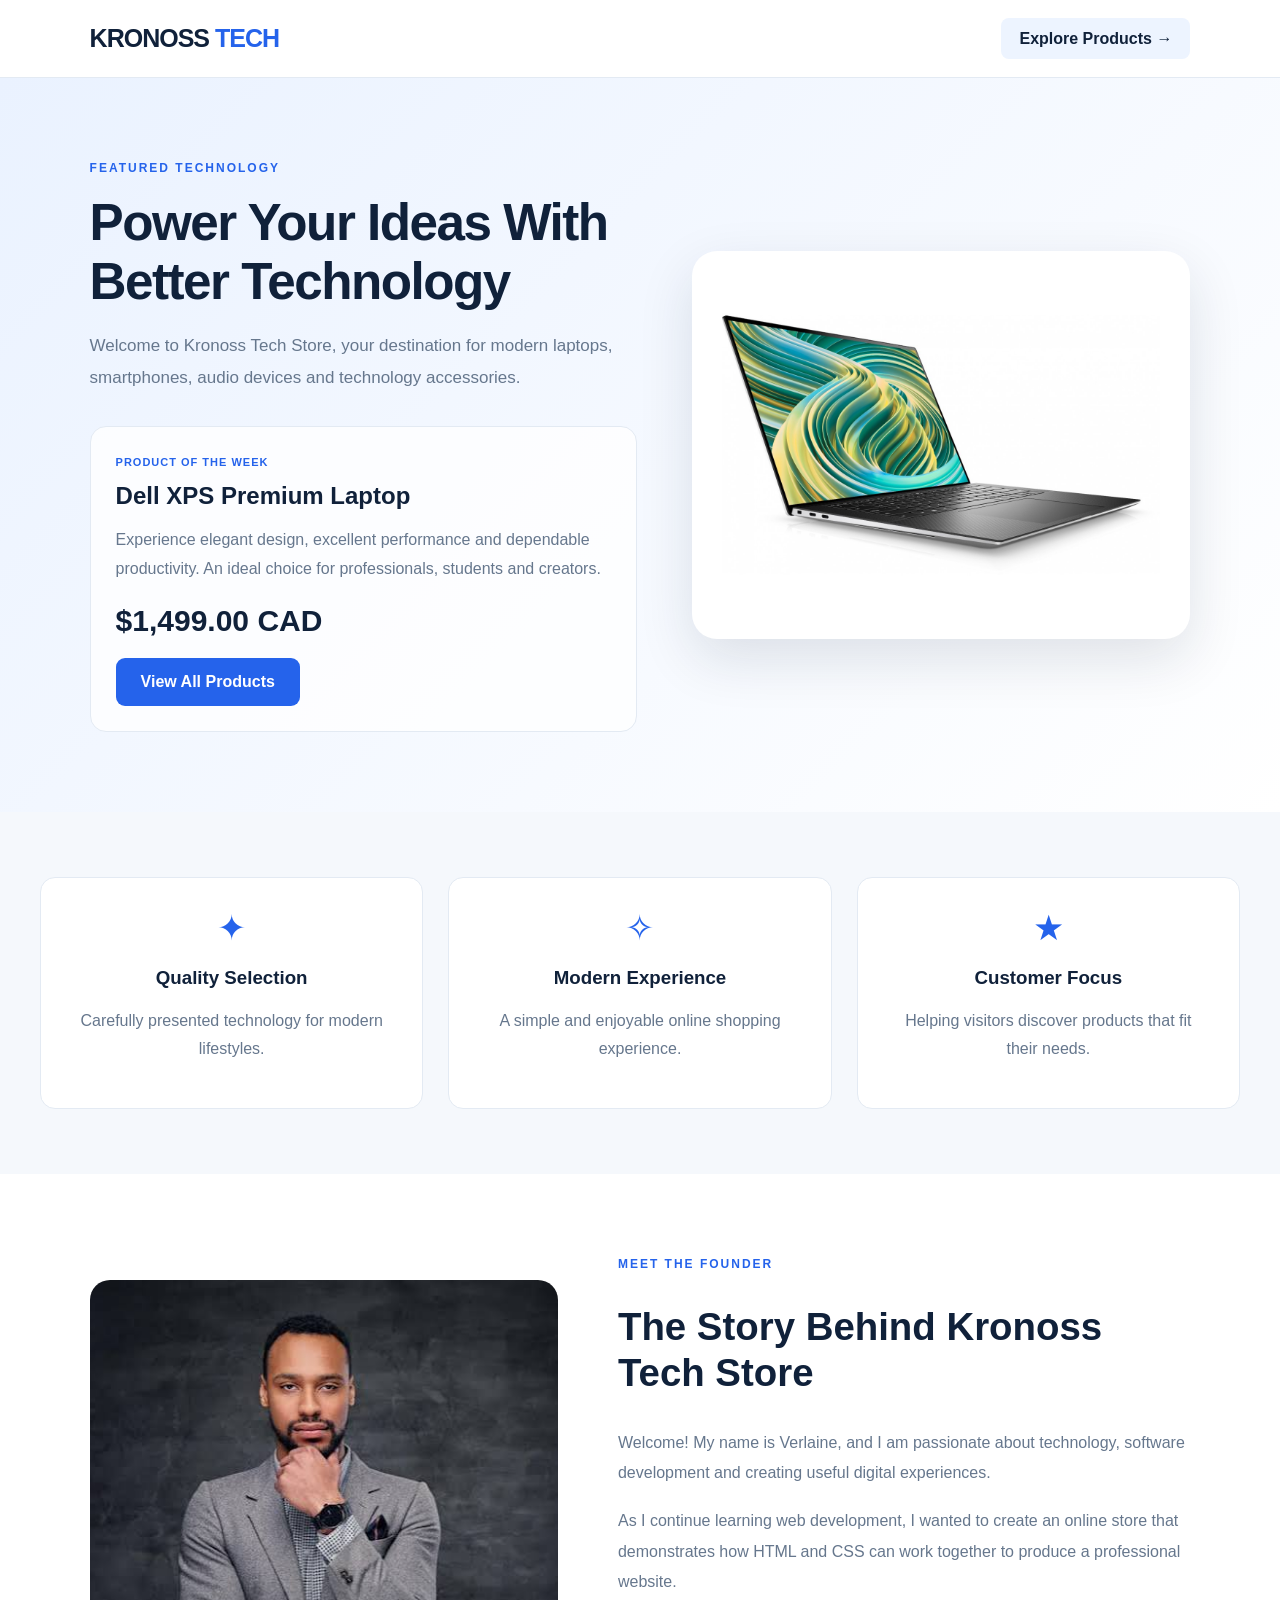
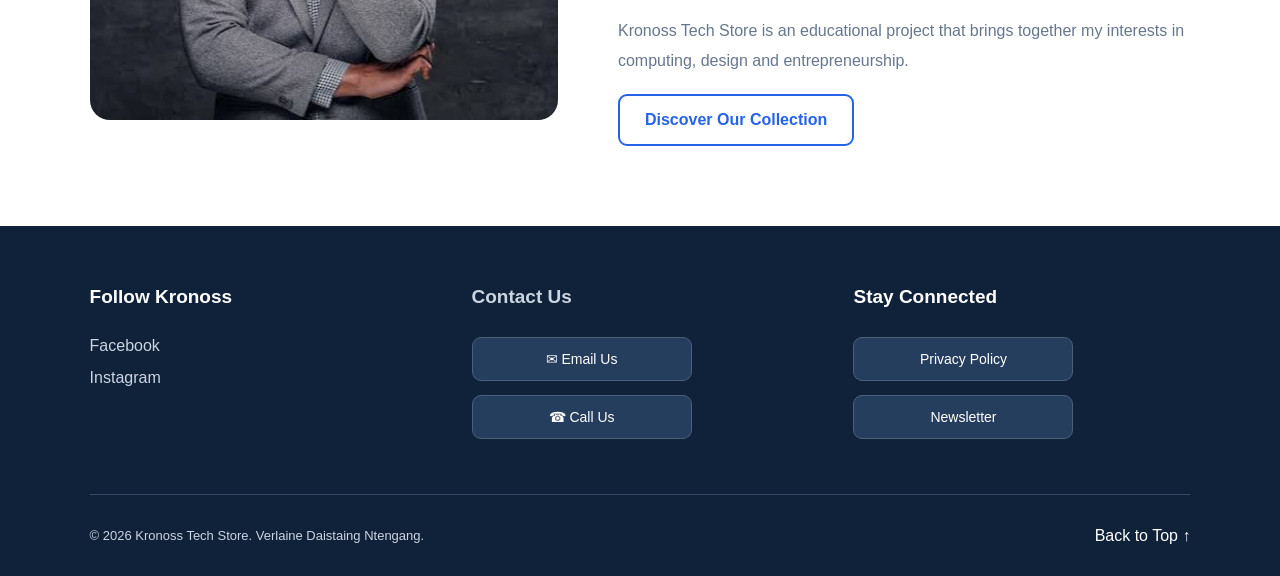
<file: index.html>
<!DOCTYPE html>
<html lang="en">
<head>
    <meta charset="UTF-8">
    <meta name="viewport" content="width=device-width, initial-scale=1.0">
    <meta name="description" content="Kronoss Tech Store offers laptops, smartphones and modern technology accessories.">
    <meta name="author" content="Kronoss Tech Store">
    <title>Home | Kronoss Tech Store</title>
    <link rel="stylesheet" href="css/style.css">
</head>

<body id="top">

    <!-- HEADER -->
    <header class="site-header">
        <a href="index.html" class="logo">
            KRONOSS <span>TECH</span>
        </a>

        <nav aria-label="Main navigation">
            <a href="pages/products.html">Explore Products →</a>
        </nav>
    </header>

    <!-- MAIN -->
    <main>

        <!-- HIGHLIGHT PRODUCT -->
        <section class="highlight-section">

            <div class="highlight-text">
                <span class="eyebrow">FEATURED TECHNOLOGY</span>

                <h1>Power Your Ideas With Better Technology</h1>

                <p>
                    Welcome to Kronoss Tech Store, your destination
                    for modern laptops, smartphones, audio devices
                    and technology accessories.
                </p>

                <div class="featured-product-details">
                    <span class="product-label">PRODUCT OF THE WEEK</span>

                    <h2>Dell XPS Premium Laptop</h2>

                    <p>
                        Experience elegant design, excellent
                        performance and dependable productivity.
                        An ideal choice for professionals,
                        students and creators.
                    </p>

                    <div class="price">$1,499.00 CAD</div>

                    <a href="pages/products.html" class="primary-button">
                        View All Products
                    </a>
                </div>
            </div>

            <div class="highlight-image">
                <img src="images/dell-xps.jpg"
                     alt="Dell XPS premium laptop">
            </div>

        </section>

        <!-- STORE BENEFITS -->
        <section class="benefits-section">
            <article>
                <span class="benefit-icon">✦</span>
                <h3>Quality Selection</h3>
                <p>Carefully presented technology for modern lifestyles.</p>
            </article>

            <article>
                <span class="benefit-icon">✧</span>
                <h3>Modern Experience</h3>
                <p>A simple and enjoyable online shopping experience.</p>
            </article>

            <article>
                <span class="benefit-icon">★</span>
                <h3>Customer Focus</h3>
                <p>Helping visitors discover products that fit their needs.</p>
            </article>
        </section>

        <!-- OWNER STORY -->
        <section class="owner-section">

            <div class="owner-image">
                <img src="images/owner.jpg"
                     alt="Sample portrait representing the store owner">
            </div>

            <article class="owner-story">
                <span class="eyebrow">MEET THE FOUNDER</span>

                <h2>The Story Behind Kronoss Tech Store</h2>

                <p>
                    Welcome! My name is Verlaine, and I am
                    passionate about technology, software
                    development and creating useful digital
                    experiences.
                </p>

                <p>
                    As I continue learning web development,
                    I wanted to create an online store that
                    demonstrates how HTML and CSS can work
                    together to produce a professional website.
                </p>

                <p>
                    Kronoss Tech Store is an educational
                    project that brings together my interests
                    in computing, design and entrepreneurship.
                </p>

                <a href="pages/products.html" class="secondary-button">
                    Discover Our Collection
                </a>
            </article>

        </section>

    </main>

    <!-- FOOTER: THREE COLUMNS -->
    <footer class="site-footer">

        <div class="footer-grid">

            <!-- COLUMN 1 -->
            <section class="footer-column">
                <h3>Follow Kronoss</h3>

                <a href="https://www.facebook.com/" target="_blank" rel="Our facebook page descriptions">
                    Facebook
                </a>

                <a href="https://www.instagram.com/" target="_blank" rel="Our Instagram page descriptions">
                    Instagram
                </a>
            </section>

            <!-- COLUMN 2 -->
            <section class="footer-column">
                <a href="pages/contact.html"><h3>Contact Us </h3></a>

                <a class="footer-button" href="mailto:nverlainedaistaing@gmail.com">
                    ✉ Email Us
                </a>

                <a class="footer-button" href="tel:+1(368) 835-500">
                    ☎ Call Us
                </a>
            </section>

            <!-- COLUMN 3 -->
            <section class="footer-column">
                <h3>Stay Connected</h3>

                <button type="button" class="footer-button">
                    Privacy Policy
                </button>

                <button type="button" class="footer-button">
                    Newsletter
                </button>
            </section>

        </div>

        <div class="footer-bottom">
            <p>&copy; 2026 Kronoss Tech Store. Verlaine Daistaing Ntengang.</p>
            <a href="#top">Back to Top ↑</a>
        </div>

    </footer>

</body>
</html>
</file>
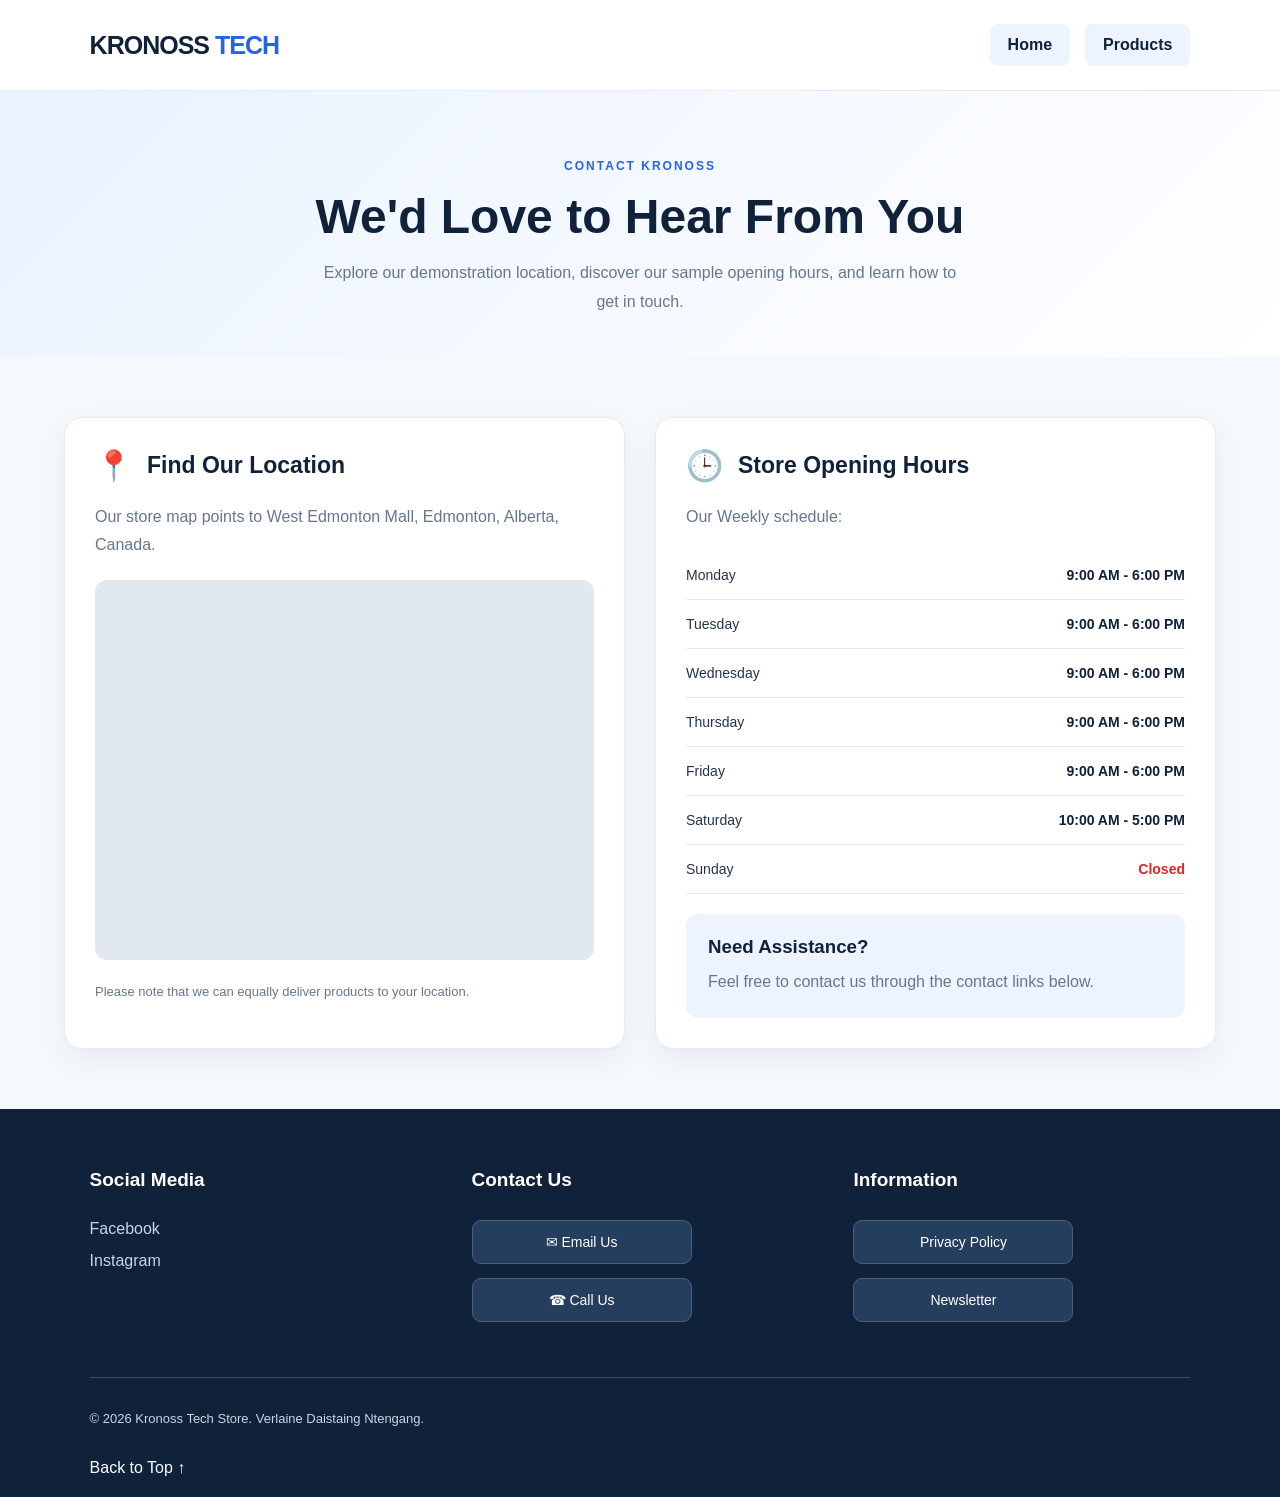
<file: pages/contact.html>
<!DOCTYPE html>
<html lang="en">
<head>
    <meta charset="UTF-8">
    <meta name="viewport" content="width=device-width, initial-scale=1.0">
    <meta name="description" content="Contact Kronoss Tech Store and view our example location and store hours.">
    <meta name="author" content="Kronoss Tech Store">
    <title>Contact | Kronoss Tech Store</title>
    <link rel="stylesheet" href="../css/contact.css">
</head>

<body id="top">

    <!-- HEADER: LOGO + TWO LINKS -->
    <header class="site-header">

        <a href="../index.html" class="logo">
            KRONOSS <span>TECH</span>
        </a>

        <nav aria-label="Main navigation">
            <a href="../index.html">Home</a>
            <a href="products.html">Products</a>
        </nav>

    </header>

    <!-- MAIN -->
    <main>

        <section class="contact-intro">
            <span class="eyebrow">CONTACT KRONOSS</span>
            <h1>We'd Love to Hear From You</h1>

            <p>
                Explore our demonstration location,
                discover our sample opening hours,
                and learn how to get in touch.
            </p>
        </section>

        <!-- TWO ARTICLE GRID -->
        <section class="contact-grid">

            <!-- ARTICLE 1: GOOGLE MAP -->
            <article class="contact-card">

                <div class="card-heading">
                    <span class="card-icon">📍</span>
                    <h2>Find Our Location</h2>
                </div>

                <p>
                    Our store map points to West Edmonton Mall,
                    Edmonton, Alberta, Canada.
                </p>

                <div class="map-container">
                    <iframe
                        title="Google Map of West Edmonton Mall"
                        src="https://www.google.com/maps?q=West+Edmonton+Mall+Edmonton+Alberta&output=embed"
                        width="600"
                        height="450"
                        loading="lazy"
                        referrerpolicy="no-referrer-when-downgrade"
                        allowfullscreen>
                    </iframe>
                </div>

                <p class="location-note">
                    Please note that we can equally deliver products to your location.
                </p>

            </article>

            <!-- ARTICLE 2: OPENING HOURS -->
            <article class="contact-card">

                <div class="card-heading">
                    <span class="card-icon">🕒</span>
                    <h2>Store Opening Hours</h2>
                </div>

                <p>
                    Our Weekly schedule:
                </p>

                <div class="hours-grid">

                    <span>Monday</span>
                    <strong>9:00 AM - 6:00 PM</strong>

                    <span>Tuesday</span>
                    <strong>9:00 AM - 6:00 PM</strong>

                    <span>Wednesday</span>
                    <strong>9:00 AM - 6:00 PM</strong>

                    <span>Thursday</span>
                    <strong>9:00 AM - 6:00 PM</strong>

                    <span>Friday</span>
                    <strong>9:00 AM - 6:00 PM</strong>

                    <span>Saturday</span>
                    <strong>10:00 AM - 5:00 PM</strong>

                    <span>Sunday</span>
                    <strong class="closed">Closed</strong>

                </div>

                <div class="hours-message">
                    <h3>Need Assistance?</h3>
                    <p>
                        Feel free to contact us through the contact links below.
                    </p>
                </div>

            </article>

        </section>

    </main>

    <!-- FOOTER: THREE COLUMNS -->
    <footer class="site-footer">

        <div class="footer-grid">

            <!-- SOCIAL MEDIA -->
            <section class="footer-column">
                <h3>Social Media</h3>

                <a href="https://www.facebook.com/" target="_blank" rel="Our facebook page descriptions">
                    Facebook
                </a>

                <a href="https://www.instagram.com/" target="_blank" rel="Our Instagram page descriptions">
                    Instagram
                </a>
            </section>

            <!-- EMAIL AND PHONE -->
            <section class="footer-column">
                <h3>Contact Us</h3>

                <a href="mailto:nverlainedaistaing@gmail.com"
                   class="footer-button">
                    ✉ Email Us
                </a>

                <a href="tel:+1(368) 835-500"
                   class="footer-button">
                    ☎ Call Us
                </a>
            </section>

            <!-- PRIVACY AND NEWSLETTER -->
            <section class="footer-column">
                <h3>Information</h3>

                <button type="button" class="footer-button">
                    Privacy Policy
                </button>

                <button type="button" class="footer-button">
                    Newsletter
                </button>
            </section>

        </div>

        <div class="footer-bottom">
            <p>
                &copy; 2026 Kronoss Tech Store.
                Verlaine Daistaing Ntengang.</p>
            </p>

            <a href="#top">Back to Top ↑</a>
        </div>

    </footer>

</body>
</html>
</file>
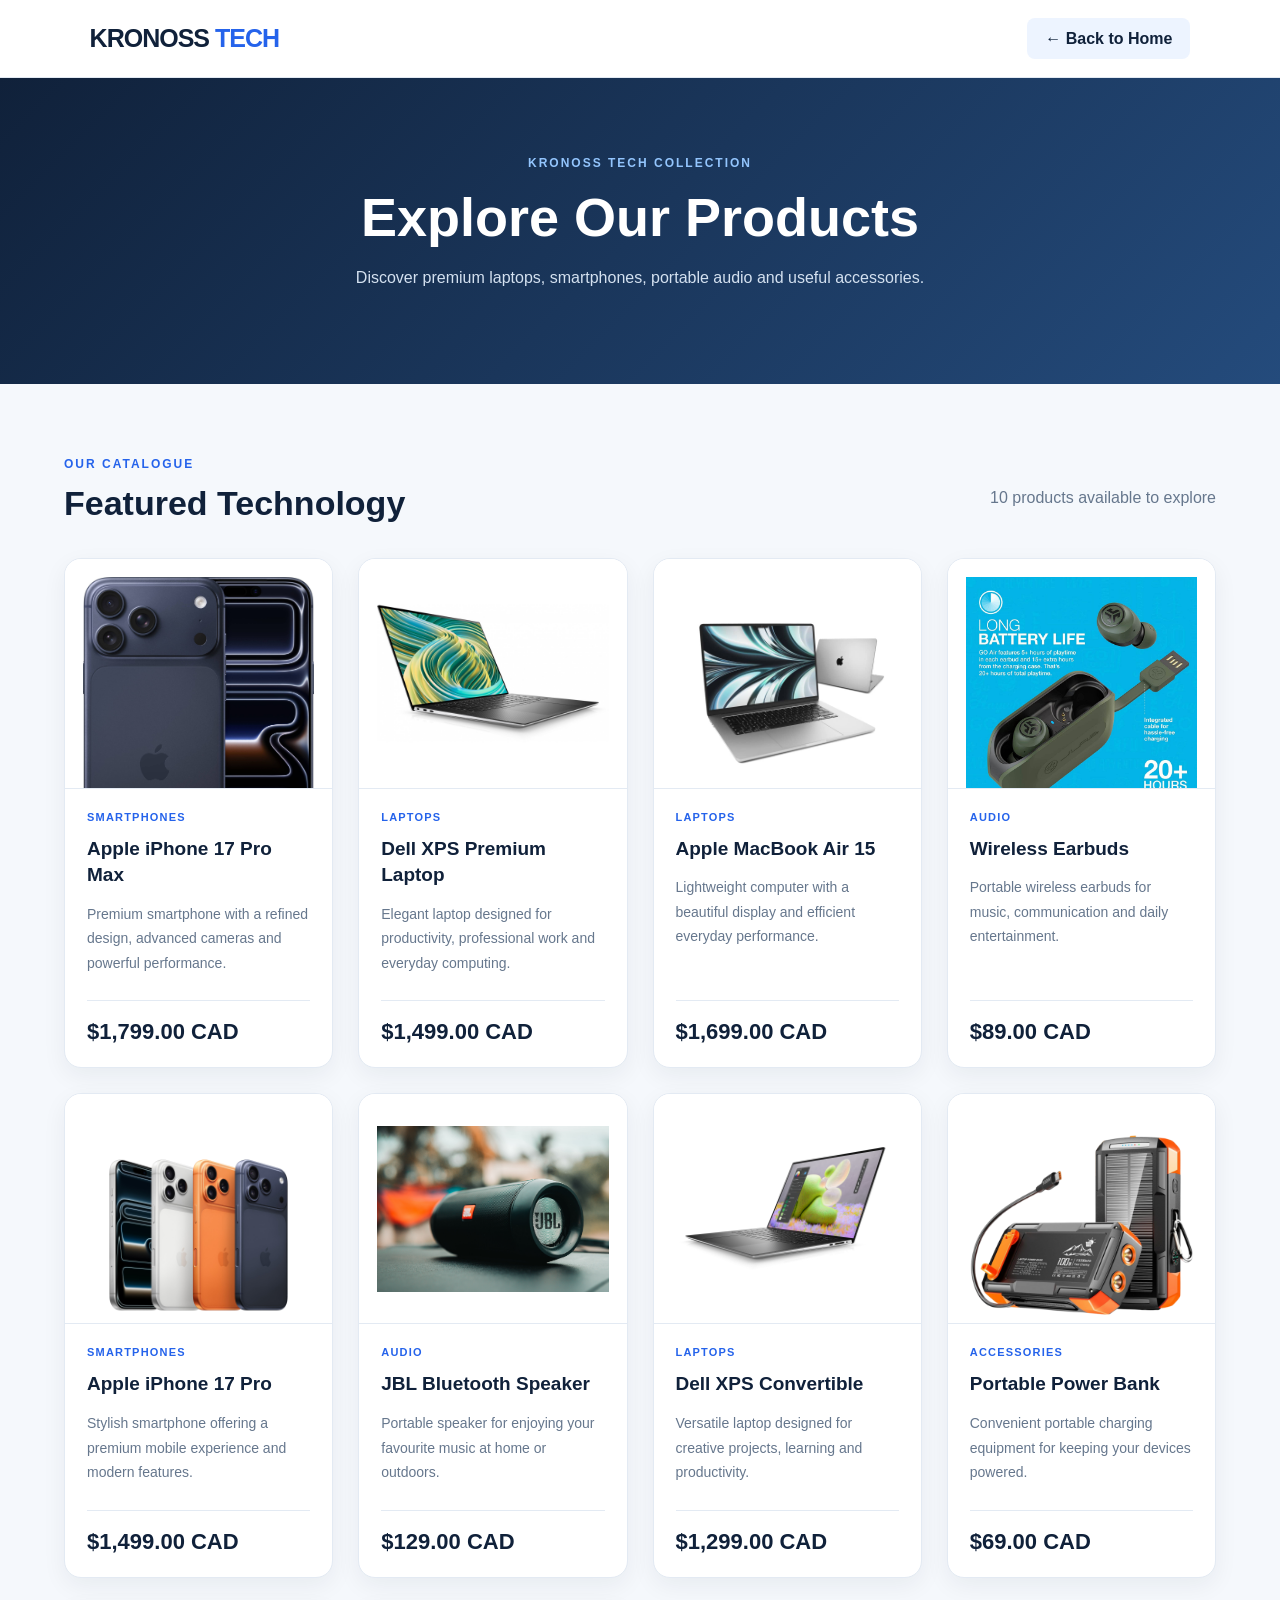
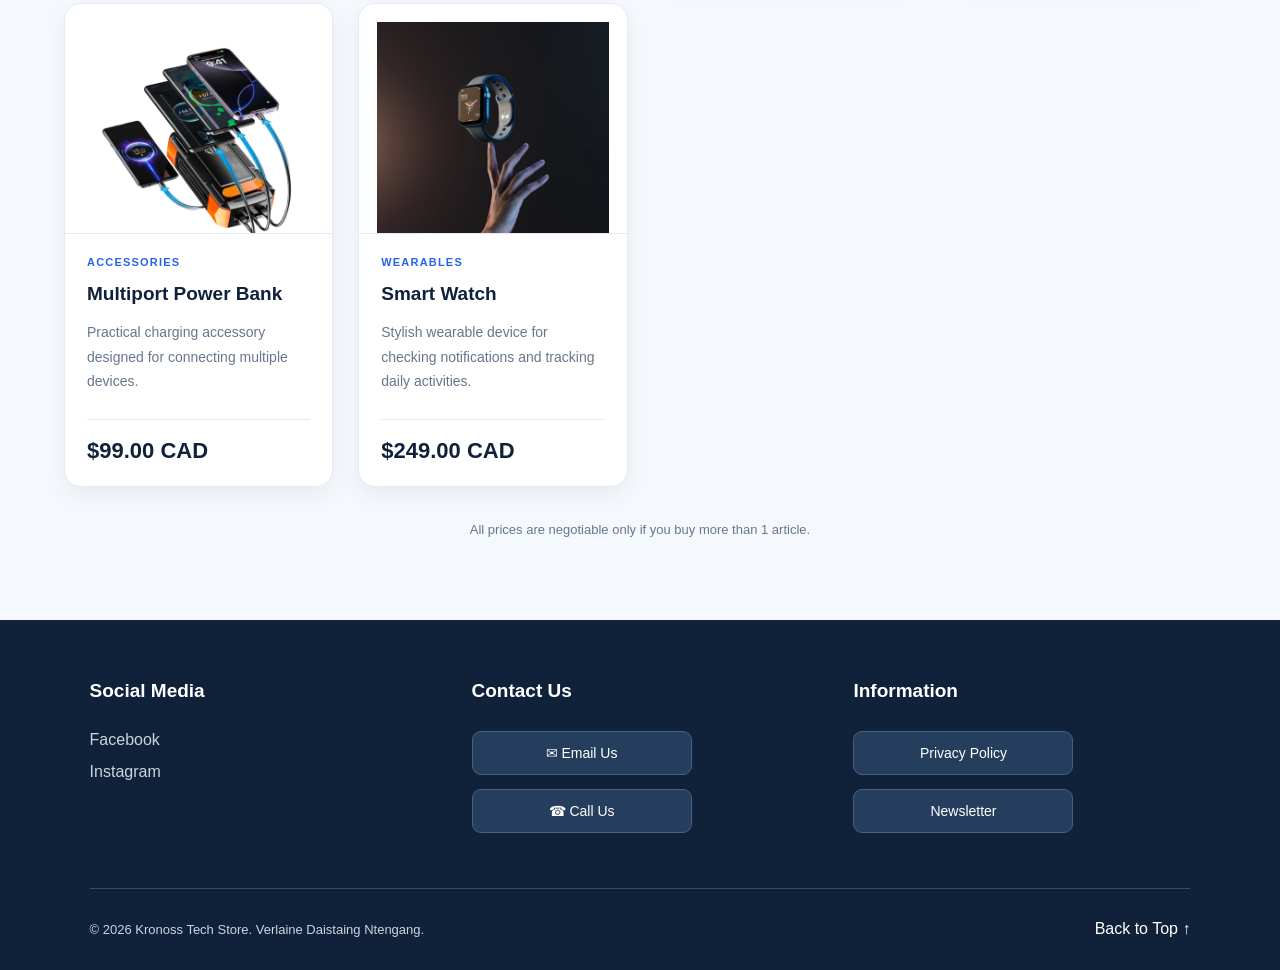
<file: pages/products.html>
<!DOCTYPE html>
<html lang="en">
<head>
    <meta charset="UTF-8">
    <meta name="viewport" content="width=device-width, initial-scale=1.0">
    <meta name="description" content="Explore laptops, smartphones, speakers and accessories at Kronoss Tech Store.">
    <meta name="author" content="Kronoss Tech Store">
    <title>Products | Kronoss Tech Store</title>
    <link rel="stylesheet" href="../css/products.css">
</head>

<body id="top">

    <!-- HEADER -->
    <header class="site-header">
        <a href="../index.html" class="logo">
            KRONOSS <span>TECH</span>
        </a>

        <nav aria-label="Main navigation">
            <a href="../index.html">← Back to Home</a>
        </nav>
    </header>

    <!-- MAIN -->
    <main>

        <section class="page-banner">
            <span class="eyebrow">KRONOSS TECH COLLECTION</span>
            <h1>Explore Our Products</h1>
            <p>
                Discover premium laptops, smartphones,
                portable audio and useful accessories.
            </p>
        </section>

        <section class="catalogue">

            <div class="catalogue-heading">
                <div>
                    <span class="eyebrow">OUR CATALOGUE</span>
                    <h2>Featured Technology</h2>
                </div>
                <p>10 products available to explore</p>
            </div>

            <div class="product-grid">

                <!-- PRODUCT 1 -->
                <article class="product-card">
                    <div class="product-image">
                        <img src="../images/Apple-iPhone-17-Pro-Max-256GB.jpg"
                             alt="Apple iPhone 17 Pro Max">
                    </div>

                    <div class="product-details">
                        <span class="category">SMARTPHONES</span>
                        <h3>Apple iPhone 17 Pro Max</h3>
                        <p>
                            Premium smartphone with a refined design,
                            advanced cameras and powerful performance.
                        </p>
                        <div class="product-price">$1,799.00 CAD</div>
                    </div>
                </article>

                <!-- PRODUCT 2 -->
                <article class="product-card">
                    <div class="product-image">
                        <img src="../images/dell-xps.jpg"
                             alt="Dell XPS laptop">
                    </div>

                    <div class="product-details">
                        <span class="category">LAPTOPS</span>
                        <h3>Dell XPS Premium Laptop</h3>
                        <p>
                            Elegant laptop designed for productivity,
                            professional work and everyday computing.
                        </p>
                        <div class="product-price">$1,499.00 CAD</div>
                    </div>
                </article>

                <!-- PRODUCT 3 -->
                <article class="product-card">
                    <div class="product-image">
                        <img src="../images/DICT-Apple-MacBook-Air-15.jpg"
                             alt="Apple MacBook Air 15-inch laptop">
                    </div>

                    <div class="product-details">
                        <span class="category">LAPTOPS</span>
                        <h3>Apple MacBook Air 15</h3>
                        <p>
                            Lightweight computer with a beautiful
                            display and efficient everyday performance.
                        </p>
                        <div class="product-price">$1,699.00 CAD</div>
                    </div>
                </article>

                <!-- PRODUCT 4 -->
                <article class="product-card">
                    <div class="product-image">
                        <img src="../images/earpeace.jpg"
                             alt="Wireless earbuds and charging case">
                    </div>

                    <div class="product-details">
                        <span class="category">AUDIO</span>
                        <h3>Wireless Earbuds</h3>
                        <p>
                            Portable wireless earbuds for music,
                            communication and daily entertainment.
                        </p>
                        <div class="product-price">$89.00 CAD</div>
                    </div>
                </article>

                <!-- PRODUCT 5 -->
                <article class="product-card">
                    <div class="product-image">
                        <img src="../images/iPhone_17_Pro.jpg"
                             alt="Apple iPhone 17 Pro">
                    </div>

                    <div class="product-details">
                        <span class="category">SMARTPHONES</span>
                        <h3>Apple iPhone 17 Pro</h3>
                        <p>
                            Stylish smartphone offering a premium
                            mobile experience and modern features.
                        </p>
                        <div class="product-price">$1,499.00 CAD</div>
                    </div>
                </article>

                <!-- PRODUCT 6 -->
                <article class="product-card">
                    <div class="product-image">
                        <img src="../images/jbl.jpg"
                             alt="JBL portable Bluetooth speaker">
                    </div>

                    <div class="product-details">
                        <span class="category">AUDIO</span>
                        <h3>JBL Bluetooth Speaker</h3>
                        <p>
                            Portable speaker for enjoying your
                            favourite music at home or outdoors.
                        </p>
                        <div class="product-price">$129.00 CAD</div>
                    </div>
                </article>

                <!-- PRODUCT 7 -->
                <article class="product-card">
                    <div class="product-image">
                        <img src="../images/laptop-xps.png"
                             alt="Dell XPS convertible laptop">
                    </div>

                    <div class="product-details">
                        <span class="category">LAPTOPS</span>
                        <h3>Dell XPS Convertible</h3>
                        <p>
                            Versatile laptop designed for creative
                            projects, learning and productivity.
                        </p>
                        <div class="product-price">$1,299.00 CAD</div>
                    </div>
                </article>

                <!-- PRODUCT 8 -->
                <article class="product-card">
                    <div class="product-image">
                        <img src="../images/powerbank 1.png"
                             alt="Portable power bank">
                    </div>

                    <div class="product-details">
                        <span class="category">ACCESSORIES</span>
                        <h3>Portable Power Bank</h3>
                        <p>
                            Convenient portable charging equipment
                            for keeping your devices powered.
                        </p>
                        <div class="product-price">$69.00 CAD</div>
                    </div>
                </article>

                <!-- PRODUCT 9 -->
                <article class="product-card">
                    <div class="product-image">
                        <img src="../images/powerbank.png"
                             alt="Multiport power bank">
                    </div>

                    <div class="product-details">
                        <span class="category">ACCESSORIES</span>
                        <h3>Multiport Power Bank</h3>
                        <p>
                            Practical charging accessory designed
                            for connecting multiple devices.
                        </p>
                        <div class="product-price">$99.00 CAD</div>
                    </div>
                </article>

                <!-- PRODUCT 10 -->
                <article class="product-card">
                    <div class="product-image">
                        <img src="../images/smart watch.jpg"
                             alt="Modern smartwatch">
                    </div>

                    <div class="product-details">
                        <span class="category">WEARABLES</span>
                        <h3>Smart Watch</h3>
                        <p>
                            Stylish wearable device for checking
                            notifications and tracking daily activities.
                        </p>
                        <div class="product-price">$249.00 CAD</div>
                    </div>
                </article>

            </div>

            <p class="catalogue-note">
                All prices are negotiable only if you buy more than 1 article.
            </p>

        </section>

    </main>

    <!-- FOOTER -->
    <footer class="site-footer">

        <div class="footer-grid">

            <section class="footer-column">
                <h3>Social Media</h3>

                <a href="https://www.facebook.com/" target="_blank" rel="Our facebook page descriptions">
                    Facebook
                </a>

                <a href="https://www.instagram.com/" target="_blank" rel="Our Instagram page descriptions">
                    Instagram
                </a>
            </section>

            <section class="footer-column">
                <h3>Contact Us</h3>

                <a href="mailto:nverlainedaistaing@gmail.com"
                   class="footer-button">
                    ✉ Email Us
                </a>

                <a href="tel:+1(368) 835-500"
                   class="footer-button">
                    ☎ Call Us
                </a>
            </section>

            <section class="footer-column">
                <h3>Information</h3>

                <button type="button" class="footer-button">
                    Privacy Policy
                </button>

                <button type="button" class="footer-button">
                    Newsletter
                </button>
            </section>

        </div>

        <div class="footer-bottom">
            <p>&copy; 2026 Kronoss Tech Store. Verlaine Daistaing Ntengang.</p>
            <a href="#top">Back to Top ↑</a>
        </div>

    </footer>

</body>
</html>
</file>
<file: css/style.css>
/* ==========================================
   KRONOSS TECH STORE - HOMEPAGE
   ========================================== */

:root {
    --navy: #10213a;
    --navy-light: #1c3556;
    --blue: #2563eb;
    --sky: #60a5fa;
    --white: #ffffff;
    --background: #f5f8fc;
    --text: #243449;
    --muted: #66778d;
    --border: #e3eaf3;
}

* {
    box-sizing: border-box;
}

html {
    scroll-behavior: smooth;
}

body {
    margin: 0;
    font-family: "Segoe UI", Arial, sans-serif;
    background: var(--background);
    color: var(--text);

    display: grid;
    grid-template-rows: auto 1fr auto;
    min-height: 100vh;
}

a {
    text-decoration: none;
}

img {
    max-width: 100%;
    display: block;
}

button {
    font: inherit;
}

/* HEADER */

.site-header {
    display: grid;
    grid-template-columns: 1fr auto;
    align-items: center;
    gap: 25px;

    padding: 24px 7%;
    background: var(--white);
    border-bottom: 1px solid var(--border);
}

.logo {
    font-size: 25px;
    font-weight: 900;
    letter-spacing: -1px;
    color: var(--navy);
}

.logo span {
    color: var(--blue);
}

.site-header nav a {
    color: var(--navy);
    font-weight: 700;
    padding: 12px 18px;
    border-radius: 8px;
    background: #edf4ff;
}

.site-header nav a:hover {
    color: var(--white);
    background: var(--blue);
}

/* HIGHLIGHT PRODUCT */

.highlight-section {
    display: grid;
    grid-template-columns: 1.1fr 1fr;
    align-items: center;
    gap: 55px;

    padding: 80px 7%;
    background: linear-gradient(135deg, #eaf2ff, #ffffff);
}

.eyebrow {
    display: inline-block;
    color: var(--blue);
    font-size: 12px;
    font-weight: 800;
    letter-spacing: 2px;
    text-transform: uppercase;
}

.highlight-text h1 {
    font-size: clamp(35px, 4vw, 58px);
    line-height: 1.15;
    letter-spacing: -1.5px;
    color: var(--navy);
    margin: 18px 0;
}

.highlight-text > p {
    font-size: 17px;
    line-height: 1.9;
    color: var(--muted);
}

.featured-product-details {
    margin-top: 32px;
    padding: 25px;
    background: rgba(255,255,255,0.8);
    border: 1px solid var(--border);
    border-radius: 16px;
}

.product-label {
    color: var(--blue);
    font-size: 11px;
    font-weight: 800;
    letter-spacing: 1px;
}

.featured-product-details h2 {
    color: var(--navy);
    font-size: 24px;
    margin: 12px 0;
}

.featured-product-details p {
    line-height: 1.8;
    color: var(--muted);
}

.price {
    font-size: 30px;
    font-weight: 900;
    color: var(--navy);
    margin: 20px 0;
}

.highlight-image {
    background: white;
    padding: 30px;
    border-radius: 25px;
    box-shadow: 0 20px 55px rgba(16,33,58,0.12);

    display: grid;
    place-items: center;
}

.highlight-image img {
    width: 100%;
    max-height: 460px;
    object-fit: contain;
}

/* BUTTONS */

.primary-button,
.secondary-button {
    display: inline-block;
    padding: 15px 25px;
    border-radius: 9px;
    font-weight: 700;
    transition: 0.2s;
}

.primary-button {
    background: var(--blue);
    color: white;
}

.primary-button:hover {
    background: #1d4ed8;
}

.secondary-button {
    color: var(--blue);
    border: 2px solid var(--blue);
}

.secondary-button:hover {
    background: var(--blue);
    color: white;
}

/* BENEFITS */

.benefits-section {
    display: grid;
    grid-template-columns: repeat(3, minmax(0, 1fr));
    gap: 25px;

    max-width: 1250px;
    margin: 65px auto;
    padding: 0 25px;
}

.benefits-section article {
    background: white;
    padding: 30px;
    text-align: center;
    border: 1px solid var(--border);
    border-radius: 15px;
}

.benefit-icon {
    color: var(--blue);
    font-size: 35px;
}

.benefits-section h3 {
    color: var(--navy);
}

.benefits-section p {
    color: var(--muted);
    line-height: 1.7;
}

/* OWNER STORY */

.owner-section {
    display: grid;
    grid-template-columns: 0.9fr 1.1fr;
    align-items: center;
    gap: 60px;

    padding: 80px 7%;
    background: white;
}

.owner-image img {
    width: 100%;
    height: 440px;
    object-fit: cover;
    border-radius: 20px;
}

.owner-story h2 {
    color: var(--navy);
    font-size: clamp(28px, 3vw, 42px);
    line-height: 1.2;
}

.owner-story p {
    color: var(--muted);
    line-height: 1.9;
    margin-bottom: 18px;
}

/* FOOTER */

.site-footer {
    background: var(--navy);
    color: white;
    padding: 60px 7% 20px;
}

.footer-grid {
    display: grid;
    grid-template-columns: repeat(3, minmax(0, 1fr));
    gap: 45px;
}

.footer-column {
    display: grid;
    align-content: start;
    justify-items: start;
    gap: 14px;
}

.footer-column h3 {
    font-size: 19px;
    margin: 0 0 15px;
}

.footer-column > a:not(.footer-button) {
    color: #cbd5e1;
}

.footer-column > a:hover {
    color: #93c5fd;
}

.footer-button {
    display: inline-block;
    width: 100%;
    max-width: 220px;
    padding: 13px 18px;

    background: #263e5d;
    border: 1px solid #49607b;
    border-radius: 9px;
    color: white;

    text-align: center;
    font-size: 14px;
    cursor: pointer;
}

.footer-button:hover {
    background: var(--blue);
}

.footer-bottom {
    display: grid;
    grid-template-columns: 1fr auto;
    align-items: center;
    gap: 20px;

    margin-top: 55px;
    padding-top: 20px;
    border-top: 1px solid #344a65;
}

.footer-bottom p {
    color: #cbd5e1;
    font-size: 13px;
}

.footer-bottom a {
    color: white;
}

/* TABLET */

@media (max-width: 900px) {
    .highlight-section,
    .owner-section {
        grid-template-columns: 1fr;
        gap: 35px;
        padding: 50px 6%;
    }

    .benefits-section {
        grid-template-columns: 1fr;
    }

    .footer-grid {
        grid-template-columns: repeat(2, 1fr);
    }
}

/* MOBILE */

@media (max-width: 600px) {
    .site-header {
        grid-template-columns: 1fr;
        justify-items: center;
        text-align: center;
    }

    .highlight-text h1 {
        font-size: 34px;
    }

    .owner-image img {
        height: 320px;
    }

    .footer-grid {
        grid-template-columns: 1fr;
    }

    .footer-column {
        justify-items: center;
        text-align: center;
    }

    .footer-bottom {
        grid-template-columns: 1fr;
        text-align: center;
    }
}
</file>
<file: css/contact.css>
/* ==========================================
   KRONOSS TECH STORE - CONTACT PAGE
   ========================================== */

:root {
    --navy: #10213a;
    --blue: #2563eb;
    --white: #ffffff;
    --background: #f5f8fc;
    --text: #243449;
    --muted: #66778d;
    --border: #e3eaf3;
}

* {
    box-sizing: border-box;
}

html {
    scroll-behavior: smooth;
}

body {
    margin: 0;
    font-family: "Segoe UI", Arial, sans-serif;
    background: var(--background);
    color: var(--text);

    display: grid;
    grid-template-rows: auto 1fr auto;
    min-height: 100vh;
}

a {
    text-decoration: none;
}

button {
    font: inherit;
}

/* HEADER */

.site-header {
    display: grid;
    grid-template-columns: 1fr auto;
    align-items: center;
    gap: 25px;

    background: white;
    padding: 24px 7%;
    border-bottom: 1px solid var(--border);
}

.logo {
    color: var(--navy);
    font-size: 25px;
    font-weight: 900;
    letter-spacing: -1px;
}

.logo span {
    color: var(--blue);
}

.site-header nav {
    display: grid;
    grid-template-columns: repeat(2, auto);
    gap: 15px;
}

.site-header nav a {
    background: #edf4ff;
    color: var(--navy);
    padding: 12px 18px;
    border-radius: 8px;
    font-weight: 700;
}

.site-header nav a:hover {
    background: var(--blue);
    color: white;
}

/* INTRO */

.contact-intro {
    text-align: center;
    padding: 65px 20px 40px;
    background: linear-gradient(135deg, #eaf2ff, #ffffff);
}

.eyebrow {
    color: var(--blue);
    font-size: 12px;
    font-weight: 800;
    letter-spacing: 2px;
}

.contact-intro h1 {
    font-size: clamp(32px, 4vw, 48px);
    color: var(--navy);
    margin: 15px 0;
}

.contact-intro p {
    max-width: 650px;
    margin: auto;
    color: var(--muted);
    line-height: 1.8;
}

/* MAIN: TWO ARTICLE GRID */

.contact-grid {
    display: grid;
    grid-template-columns: repeat(2, minmax(0, 1fr));
    gap: 30px;

    max-width: 1300px;
    margin: 60px auto;
    padding: 0 5%;
    align-items: stretch;
}

.contact-card {
    display: grid;
    align-content: start;
    gap: 20px;

    min-width: 0;
    background: white;
    padding: 30px;
    border: 1px solid var(--border);
    border-radius: 18px;

    box-shadow: 0 10px 30px rgba(16,33,58,0.06);
}

.card-heading {
    display: grid;
    grid-template-columns: auto 1fr;
    align-items: center;
    gap: 15px;
}

.card-icon {
    font-size: 30px;
}

.contact-card h2 {
    margin: 0;
    color: var(--navy);
    font-size: 23px;
}

.contact-card > p {
    margin: 0;
    color: var(--muted);
    line-height: 1.8;
}

/* GOOGLE MAP */

.map-container {
    width: 100%;
    overflow: hidden;
    border-radius: 12px;
    background: #e2e8f0;
}

.map-container iframe {
    display: block;
    width: 100%;
    height: 380px;
    border: 0;
}

.location-note {
    font-size: 13px;
}

/* HOURS GRID */

.hours-grid {
    display: grid;
    grid-template-columns: minmax(0, 1fr) auto;
    gap: 0;
}

.hours-grid span,
.hours-grid strong {
    padding: 16px 0;
    border-bottom: 1px solid var(--border);
    font-size: 14px;
}

.hours-grid strong {
    text-align: right;
    color: var(--navy);
}

.hours-grid .closed {
    color: #dc2626;
}

.hours-message {
    background: #edf4ff;
    padding: 22px;
    border-radius: 12px;
}

.hours-message h3 {
    color: var(--navy);
    margin: 0 0 10px;
}

.hours-message p {
    color: var(--muted);
    line-height: 1.7;
    margin: 0;
}

/* FOOTER */

.site-footer {
    background: var(--navy);
    color: white;
    padding: 60px 7% 20px;
}

.footer-grid {
    display: grid;
    grid-template-columns: repeat(3, minmax(0, 1fr));
    gap: 45px;
}

.footer-column {
    display: grid;
    align-content: start;
    justify-items: start;
    gap: 14px;
}

.footer-column h3 {
    font-size: 19px;
    margin: 0 0 15px;
}

.footer-column > a:not(.footer-button) {
    color: #cbd5e1;
}

.footer-column > a:hover {
    color: #93c5fd;
}

.footer-button {
    display: inline-block;
    width: 100%;
    max-width: 220px;
    padding: 13px 18px;

    background: #263e5d;
    border: 1px solid #49607b;
    border-radius: 9px;
    color: white;

    text-align: center;
    font-size: 14px;
    cursor: pointer;
}

.footer-button:hover {
    background: var(--blue);
}

.footer-bottom {
    display: grid;
    grid-template-columns: 1fr auto;
    align-items: center;
    gap: 20px;

    margin-top: 55px;
    padding-top: 20px;
    border-top: 1px solid #344a65;
}

.footer-bottom p {
    color: #cbd5e1;
    font-size: 13px;
}

.footer-bottom a {
    color: white;
}

/* TABLET */

@media (max-width: 900px) {
    .contact-grid {
        grid-template-columns: 1fr;
    }

    .footer-grid {
        grid-template-columns: repeat(2, 1fr);
    }
}

/* MOBILE */

@media (max-width: 600px) {
    .site-header {
        grid-template-columns: 1fr;
        justify-items: center;
        text-align: center;
    }

    .site-header nav {
        grid-template-columns: 1fr;
        width: 100%;
        text-align: center;
    }

    .contact-intro {
        padding: 45px 20px;
    }

    .contact-grid {
        margin: 30px auto;
        padding: 0 15px;
    }

    .contact-card {
        padding: 20px;
    }

    .hours-grid span,
    .hours-grid strong {
        font-size: 12px;
    }

    .footer-grid {
        grid-template-columns: 1fr;
    }

    .footer-column {
        justify-items: center;
        text-align: center;
    }

    .footer-bottom {
        grid-template-columns: 1fr;
        text-align: center;
    }
}
</file>
<file: css/products.css>
/* ==========================================
   KRONOSS TECH STORE - PRODUCTS PAGE
   ========================================== */

:root {
    --navy: #10213a;
    --blue: #2563eb;
    --white: #ffffff;
    --background: #f5f8fc;
    --text: #243449;
    --muted: #66778d;
    --border: #e3eaf3;
}

* {
    box-sizing: border-box;
}

html {
    scroll-behavior: smooth;
}

body {
    margin: 0;
    font-family: "Segoe UI", Arial, sans-serif;
    background: var(--background);
    color: var(--text);

    display: grid;
    grid-template-rows: auto 1fr auto;
    min-height: 100vh;
}

a {
    text-decoration: none;
}

img {
    display: block;
    max-width: 100%;
}

button {
    font: inherit;
}

/* HEADER */

.site-header {
    background: white;
    border-bottom: 1px solid var(--border);
    padding: 24px 7%;

    display: grid;
    grid-template-columns: 1fr auto;
    align-items: center;
    gap: 25px;
}

.logo {
    color: var(--navy);
    font-size: 25px;
    font-weight: 900;
    letter-spacing: -1px;
}

.logo span {
    color: var(--blue);
}

.site-header nav a {
    background: #edf4ff;
    color: var(--navy);
    padding: 12px 18px;
    border-radius: 8px;
    font-weight: 700;
}

.site-header nav a:hover {
    background: var(--blue);
    color: white;
}

/* PAGE BANNER */

.page-banner {
    background: linear-gradient(135deg, #10213a, #244b7c);
    color: white;
    text-align: center;
    padding: 75px 20px;
}

.eyebrow {
    color: var(--blue);
    font-size: 12px;
    font-weight: 800;
    letter-spacing: 2px;
    text-transform: uppercase;
}

.page-banner .eyebrow {
    color: #93c5fd;
}

.page-banner h1 {
    font-size: clamp(36px, 5vw, 54px);
    margin: 15px 0;
}

.page-banner p {
    color: #d4e1f0;
    line-height: 1.8;
}

/* CATALOGUE */

.catalogue {
    max-width: 1400px;
    width: 100%;
    margin: auto;
    padding: 70px 5%;
}

.catalogue-heading {
    display: grid;
    grid-template-columns: 1fr auto;
    align-items: end;
    gap: 20px;
    margin-bottom: 35px;
}

.catalogue-heading h2 {
    color: var(--navy);
    font-size: 34px;
    margin: 12px 0 0;
}

.catalogue-heading p {
    color: var(--muted);
}

/* RESPONSIVE PRODUCT GRID */

.product-grid {
    display: grid;
    grid-template-columns: repeat(4, minmax(0, 1fr));
    gap: 25px;
    align-items: stretch;
}

/* EACH ARTICLE IS ITS OWN GRID */

.product-card {
    background: white;
    border: 1px solid var(--border);
    border-radius: 17px;
    overflow: hidden;

    display: grid;
    grid-template-rows: 230px 1fr;

    box-shadow: 0 8px 25px rgba(16,33,58,0.06);
    transition: transform 0.25s, box-shadow 0.25s;
}

.product-card:hover {
    transform: translateY(-6px);
    box-shadow: 0 18px 35px rgba(16,33,58,0.13);
}

/* PRODUCT PHOTOGRAPHS */

.product-image {
    background: white;
    padding: 18px;
    border-bottom: 1px solid var(--border);

    display: grid;
    place-items: center;
    overflow: hidden;
}

.product-image img {
    width: 100%;
    height: 100%;
    object-fit: contain;
    transition: transform 0.3s;
}

.product-card:hover .product-image img {
    transform: scale(1.06);
}

/* PRODUCT INFORMATION */

.product-details {
    display: grid;
    grid-template-rows: auto auto 1fr auto;
    gap: 13px;
    padding: 22px;
}

.category {
    color: var(--blue);
    font-size: 11px;
    font-weight: 800;
    letter-spacing: 1.2px;
}

.product-details h3 {
    margin: 0;
    color: var(--navy);
    font-size: 19px;
    line-height: 1.4;
}

.product-details p {
    color: var(--muted);
    font-size: 14px;
    line-height: 1.75;
    margin: 0;
}

.product-price {
    border-top: 1px solid var(--border);
    padding-top: 18px;
    margin-top: 12px;
    color: var(--navy);
    font-size: 22px;
    font-weight: 900;
}

.catalogue-note {
    margin-top: 35px;
    color: var(--muted);
    font-size: 13px;
    text-align: center;
}

/* FOOTER */

.site-footer {
    background: var(--navy);
    color: white;
    padding: 60px 7% 20px;
}

.footer-grid {
    display: grid;
    grid-template-columns: repeat(3, minmax(0, 1fr));
    gap: 45px;
}

.footer-column {
    display: grid;
    align-content: start;
    justify-items: start;
    gap: 14px;
}

.footer-column h3 {
    margin: 0 0 15px;
    font-size: 19px;
}

.footer-column > a:not(.footer-button) {
    color: #cbd5e1;
}

.footer-column > a:hover {
    color: #93c5fd;
}

.footer-button {
    width: 100%;
    max-width: 220px;
    display: inline-block;
    padding: 13px 18px;

    background: #263e5d;
    border: 1px solid #49607b;
    border-radius: 9px;
    color: white;

    text-align: center;
    font-size: 14px;
    cursor: pointer;
}

.footer-button:hover {
    background: var(--blue);
}

.footer-bottom {
    display: grid;
    grid-template-columns: 1fr auto;
    align-items: center;
    gap: 20px;

    margin-top: 55px;
    padding-top: 20px;
    border-top: 1px solid #344a65;
}

.footer-bottom p {
    color: #cbd5e1;
    font-size: 13px;
}

.footer-bottom a {
    color: white;
}

/* TABLET */

@media (max-width: 1100px) {
    .product-grid {
        grid-template-columns: repeat(2, minmax(0, 1fr));
    }
}

/* MOBILE */

@media (max-width: 650px) {
    .site-header {
        grid-template-columns: 1fr;
        justify-items: center;
        text-align: center;
    }

    .catalogue-heading {
        grid-template-columns: 1fr;
    }

    .product-grid {
        grid-template-columns: 1fr;
    }

    .footer-grid {
        grid-template-columns: 1fr;
    }

    .footer-column {
        justify-items: center;
        text-align: center;
    }

    .footer-bottom {
        grid-template-columns: 1fr;
        text-align: center;
    }
}
</file>
